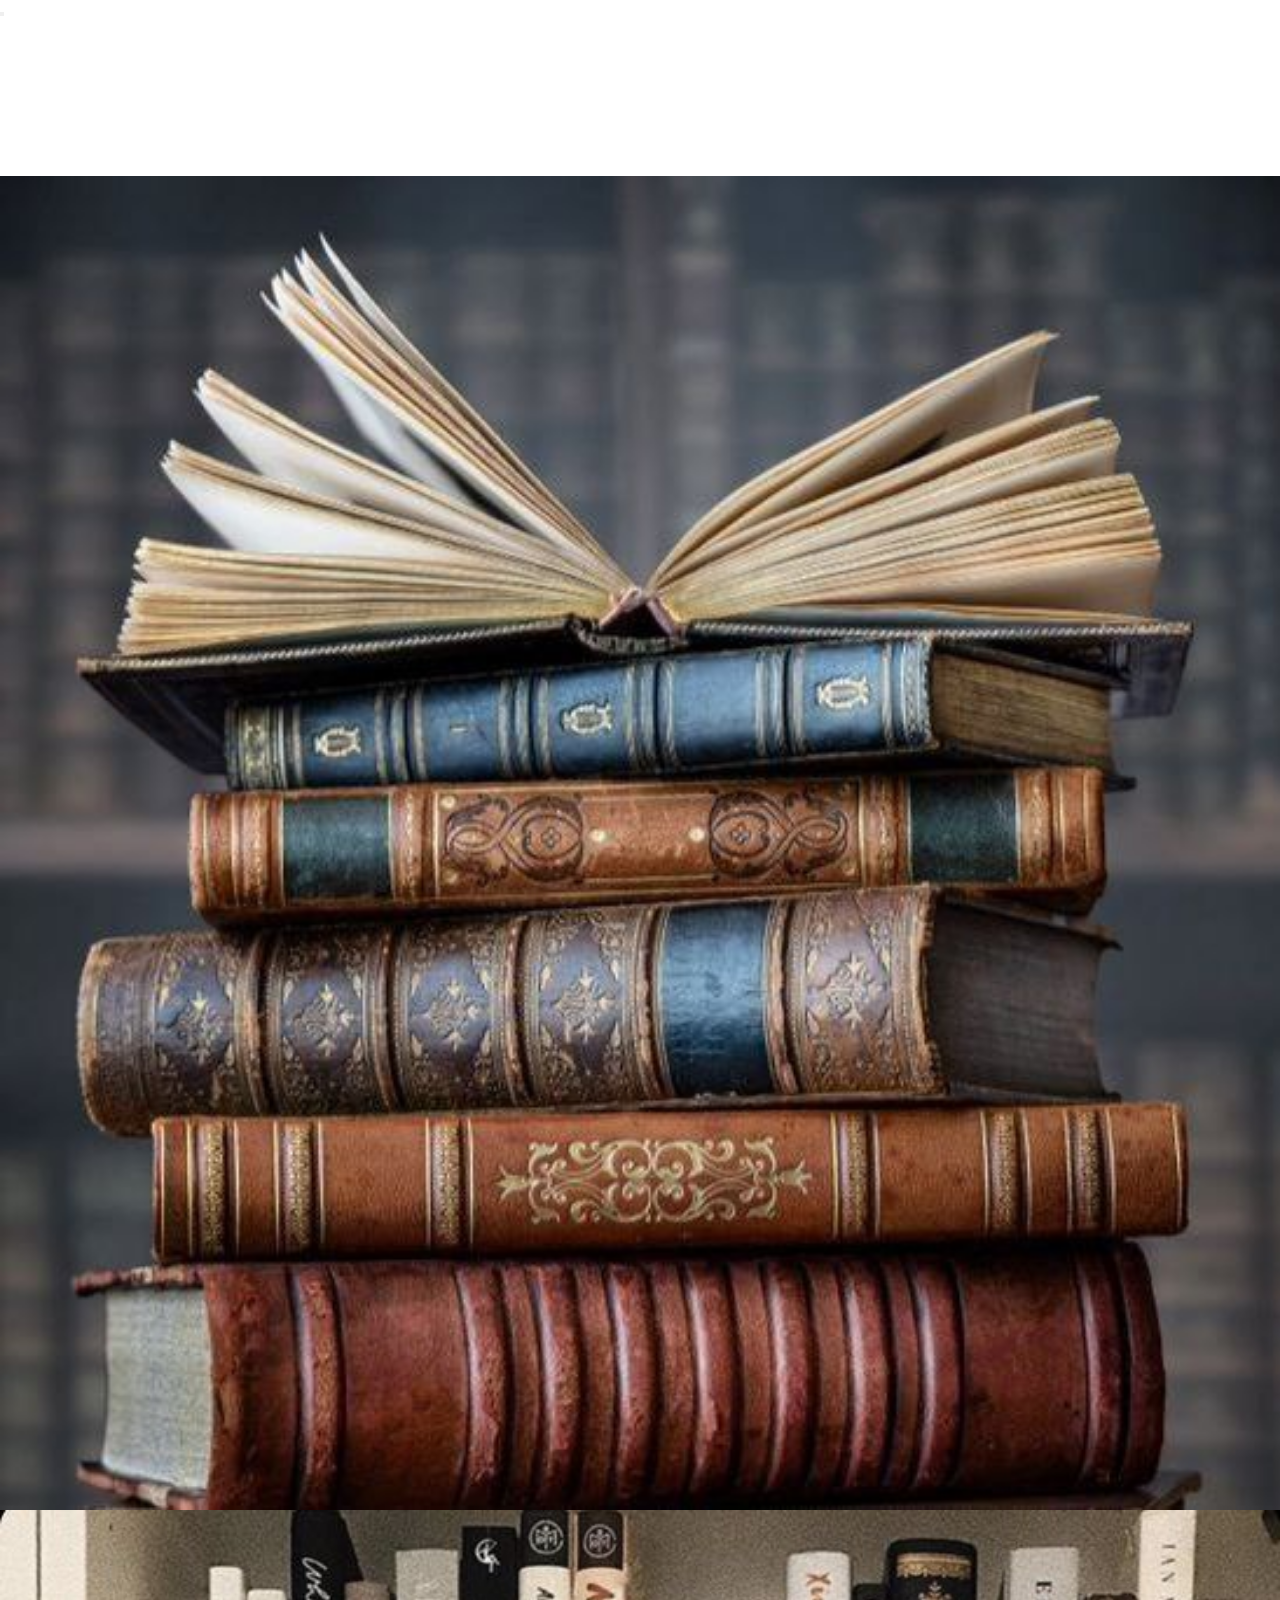
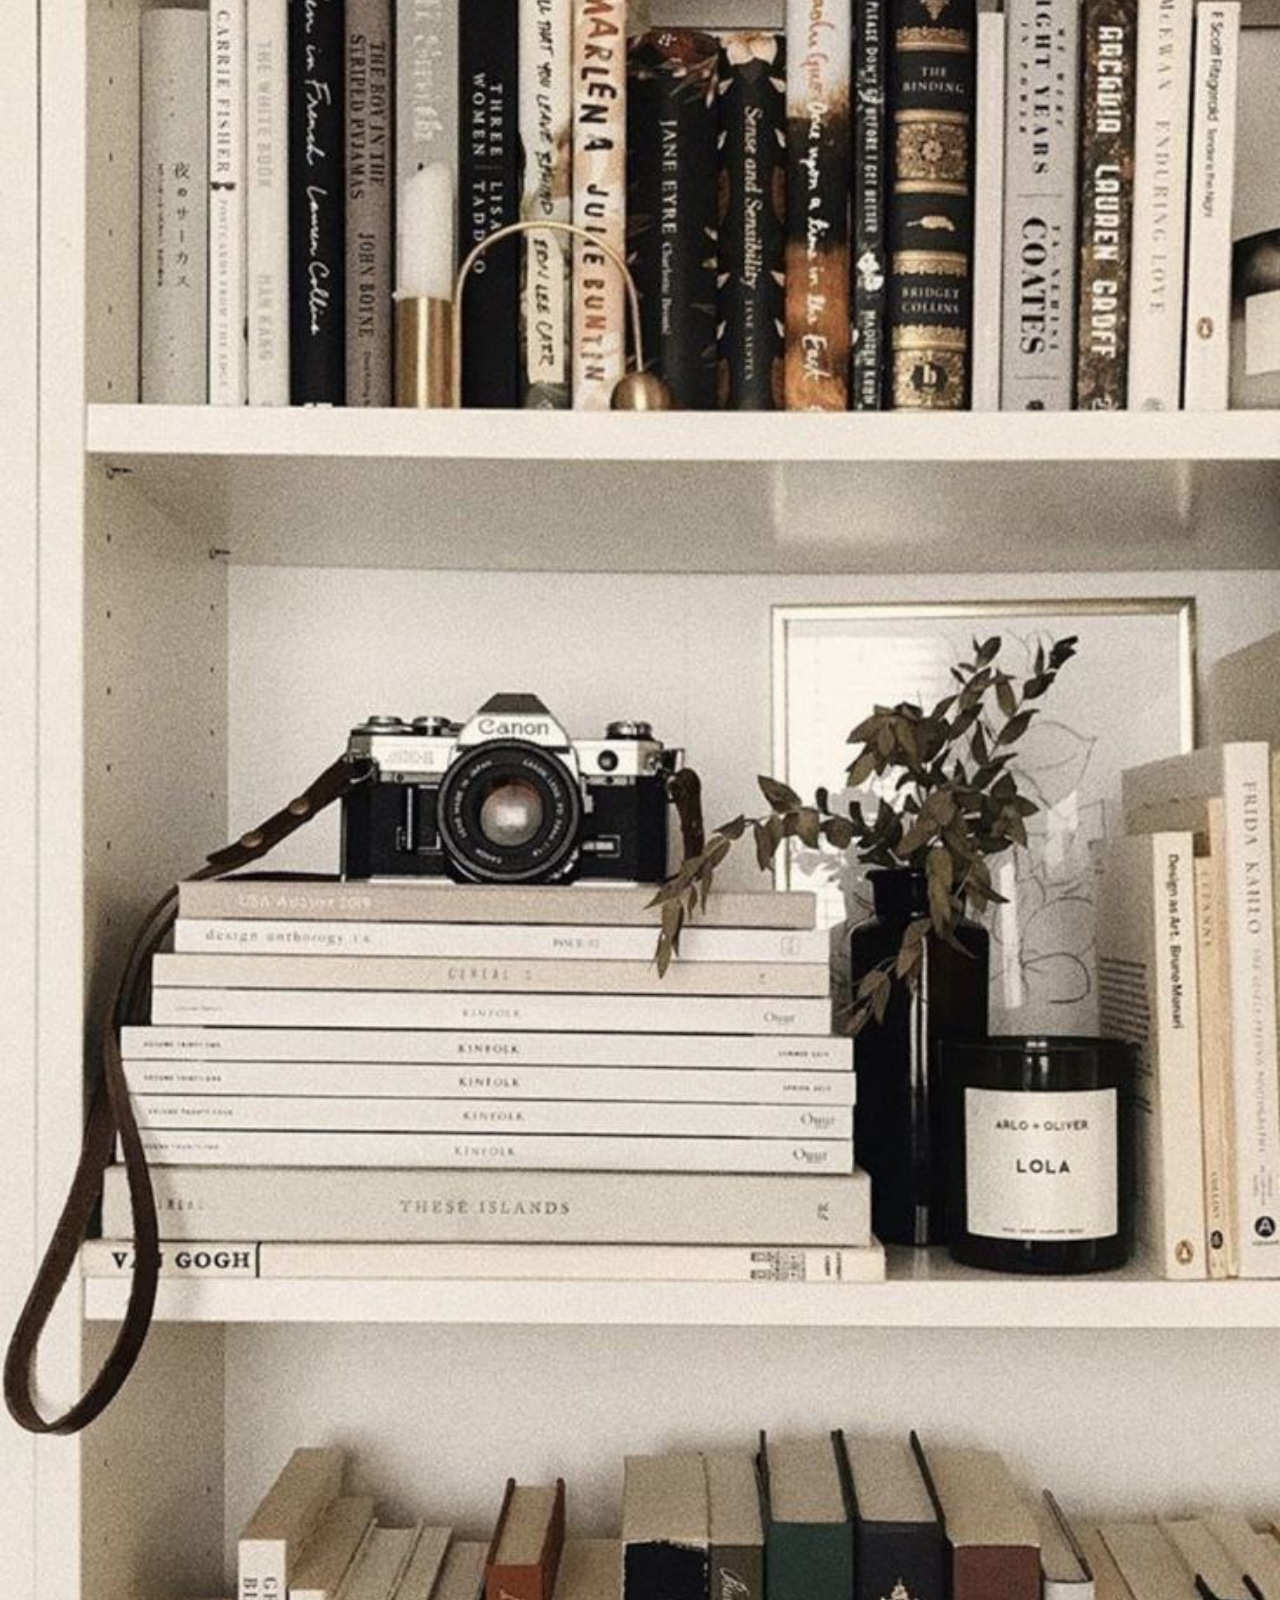
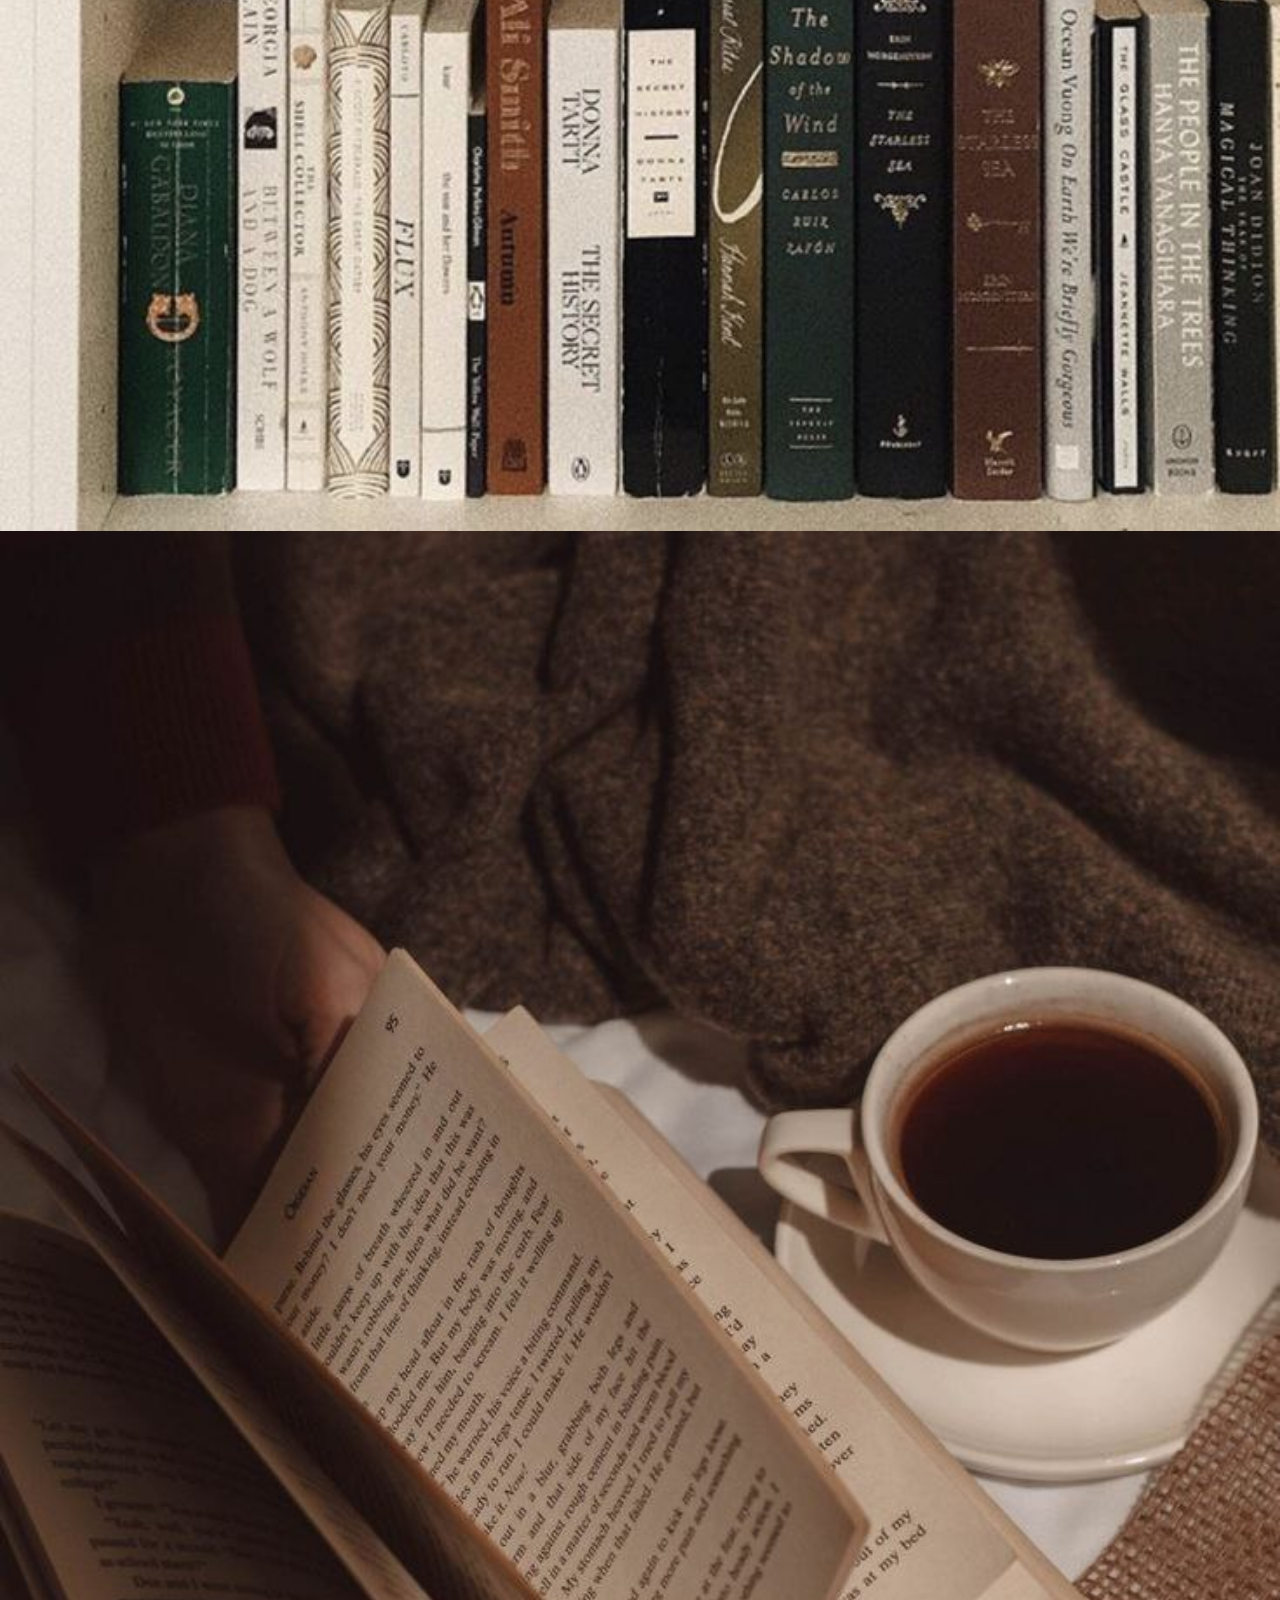
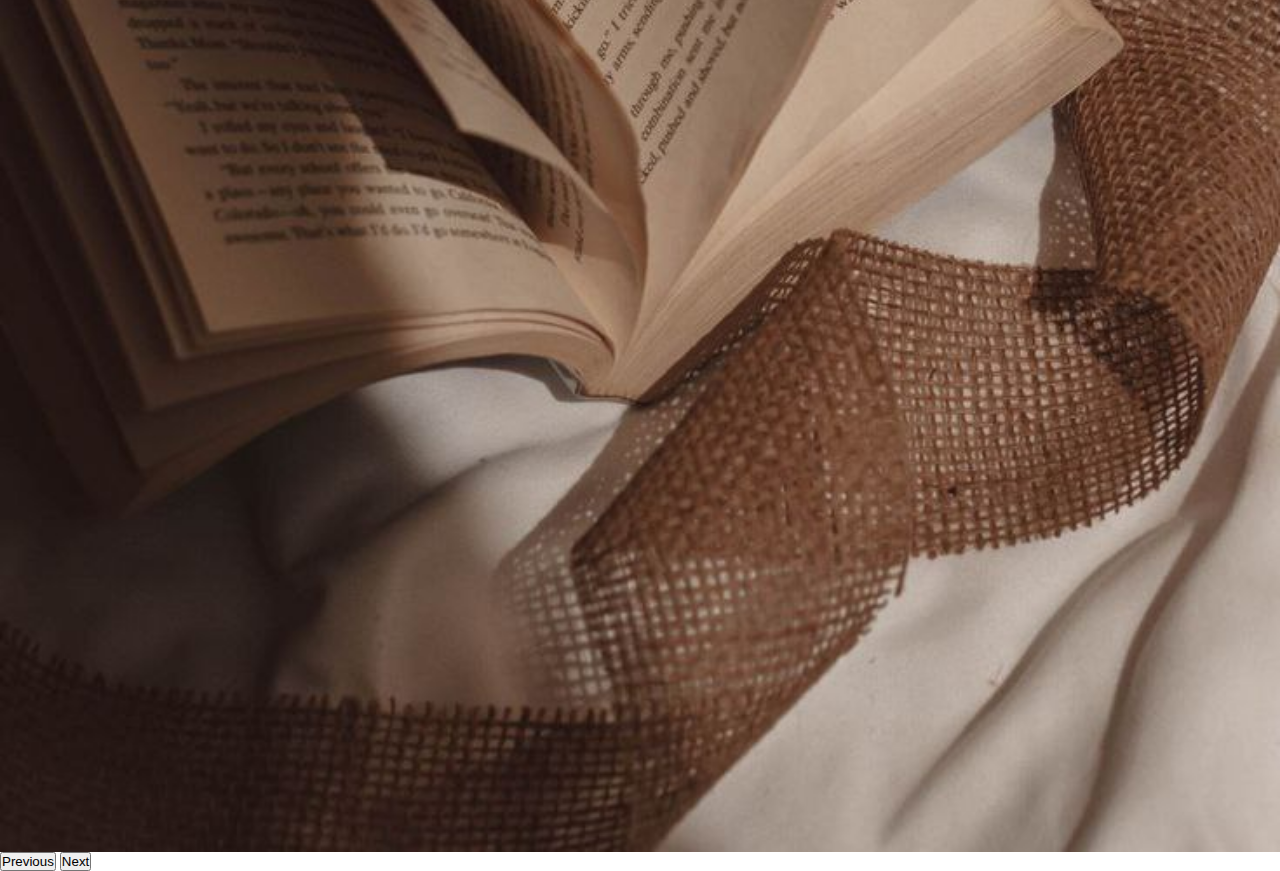
<file: librarywebsite/index.html>
<!DOCTYPE html>
<html lang="en">
<head>
    <meta charset="UTF-8">
    <meta name="viewport" content="width=device-width, initial-scale=1.0">
    <title>Library Website</title>
    <link rel="stylesheet" href="style.css"> 
    <link href="https://cdn.jsdelivr.net/npm/bootstrap@5.3.2/dist/css/bootstrap.min.css" rel="stylesheet" integrity="sha384-T3c6CoIi6uLrA9TneNEoa7RxnatzjcDSCmG1MXxSR1GAsXEV/Dwwykc2MPK8M2HN" crossorigin="anonymous">
    <script src="https://cdn.jsdelivr.net/npm/bootstrap@5.3.2/dist/js/bootstrap.bundle.min.js" integrity="sha384-C6RzsynM9kWDrMNeT87bh95OGNyZPhcTNXj1NW7RuBCsyN/o0jlpcV8Qyq46cDfL" crossorigin="anonymous"></script>

</head>
<body>

<nav class="navbar navbar-expand-lg bg-info">
    <div class="container-fluid">
      <button class="navbar-toggler" type="button" data-bs-toggle="collapse" data-bs-target="#navbarTogglerDemo01" aria-controls="navbarTogglerDemo01" aria-expanded="false" aria-label="Toggle navigation">
        <span class="navbar-toggler-icon"></span>
      </button>
      <div class="collapse navbar-collapse" id="navbarTogglerDemo01">
        <a class="navbar-brand" href="#">Digital Library</a>
        <ul class="navbar-nav ms-auto mb-2 mb-lg-0">
          <li class="nav-item">
            <a class="nav-link active" aria-current="page" href="home.html">Home</a>
          </li>
          <li class="nav-item">
            <a class="nav-link active" aria-current="page" href="books.html">books</a>
          </li>
          <li class="nav-item">
            <a class="nav-link" href="about.html">About Us</a>
          </li>
          <li class="nav-item">
            <a class="nav-link" href="sign up.html">Sign up</a>
          </li>

          <li class="nav-item">
            <a class="nav-link " aria-disabled="true">Contact Us</a>
          </li>
        </ul>
        
      </div>
    </div>
  </nav>
  <!--carousel starts-->

  <div id="carouselExample" class="carousel slide">
    <div class="carousel-inner"  me-auto>
      <div class="carousel-item active">
        <img src="../images/book0img.jpg" class="d-block w-60" alt="...">
         
      </div>
       <div class="carousel-item">
        <img src="../images/book2img.jpg" class="d-block w-60" alt="...">
      </div>
      <div class="carousel-item">
        <img src="../images/book3img.jpg" class="d-block w-40" alt="...">
      </div> 
    </div>
    <button class="carousel-control-prev" type="button" data-bs-target="#carouselExample" data-bs-slide="prev">
      <span class="carousel-control-prev-icon" aria-hidden="true"></span>
      <span class="visually-hidden">Previous</span>
    </button>
    <button class="carousel-control-next" type="button" data-bs-target="#carouselExample" data-bs-slide="next">
      <span class="carousel-control-next-icon" aria-hidden="true"></span>
      <span class="visually-hidden">Next</span>
    </button>
   

</body>
</html>
</file>
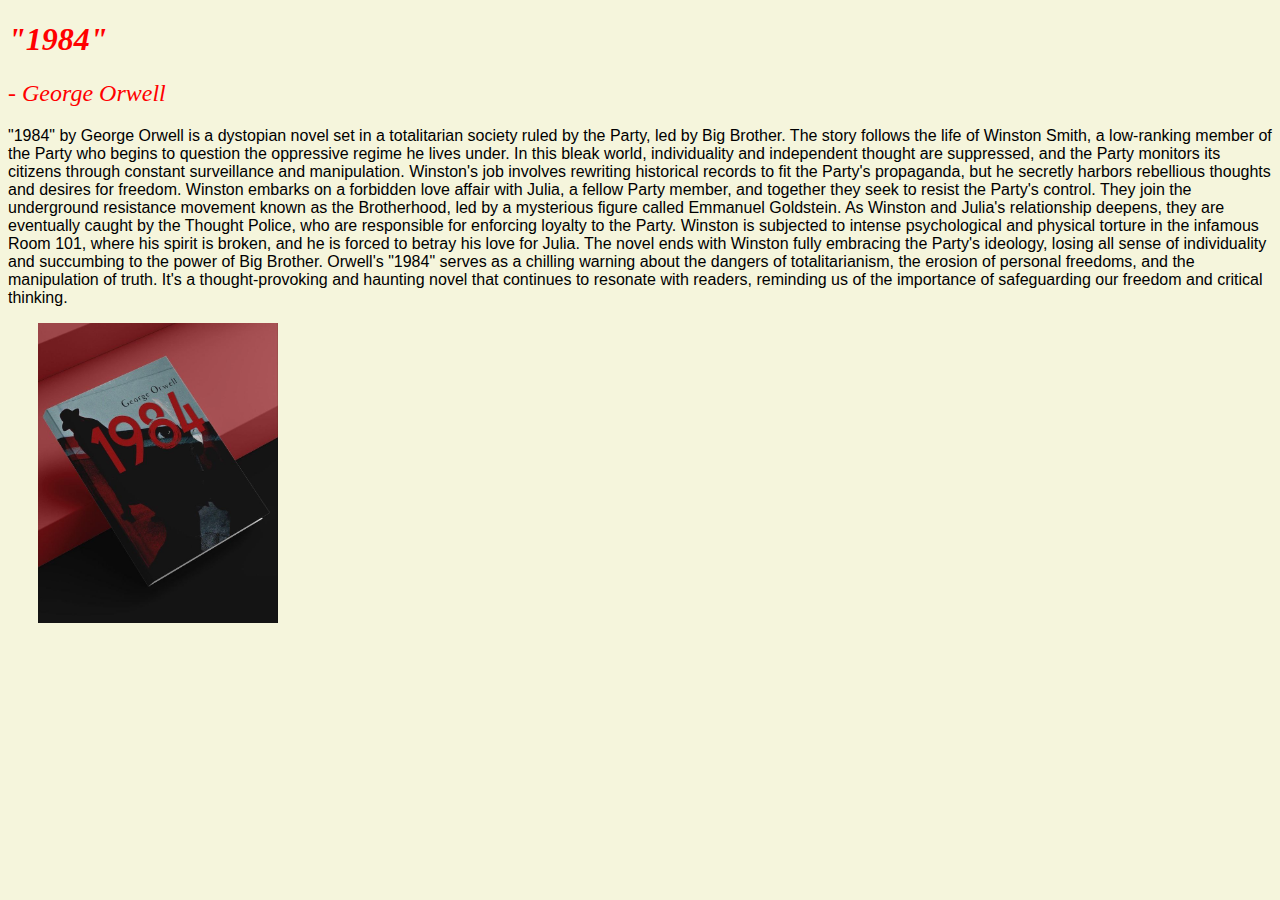
<file: librarywebsite/1984.html>
<!DOCTYPE html>
<html lang="en">
<head>
    <meta charset="UTF-8">
    <meta name="viewport" content="width=device-width, initial-scale=1.0">
    <title>1984</title>
    <link rel="stylesheet" href="1984.css">
</head>
<body>
    <h1>"1984"</h1>
    <h2>- George Orwell</h2>
    <p> "1984" by George Orwell is a dystopian novel set in a totalitarian society ruled by the Party, led by Big Brother. The story follows the life of Winston Smith, a low-ranking member of the Party who begins to question the oppressive regime he lives under.

        In this bleak world, individuality and independent thought are suppressed, and the Party monitors its citizens through constant surveillance and manipulation. Winston's job involves rewriting historical records to fit the Party's propaganda, but he secretly harbors rebellious thoughts and desires for freedom.
        
        Winston embarks on a forbidden love affair with Julia, a fellow Party member, and together they seek to resist the Party's control. They join the underground resistance movement known as the Brotherhood, led by a mysterious figure called Emmanuel Goldstein.
        
        As Winston and Julia's relationship deepens, they are eventually caught by the Thought Police, who are responsible for enforcing loyalty to the Party. Winston is subjected to intense psychological and physical torture in the infamous Room 101, where his spirit is broken, and he is forced to betray his love for Julia.
        
        The novel ends with Winston fully embracing the Party's ideology, losing all sense of individuality and succumbing to the power of Big Brother. Orwell's "1984" serves as a chilling warning about the dangers of totalitarianism, the erosion of personal freedoms, and the manipulation of truth.
        
        It's a thought-provoking and haunting novel that continues to resonate with readers, reminding us of the importance of safeguarding our freedom and critical thinking. 
    </p>
        <div class="book-1984">
            <img src="..//images/1984 img.jpg">

        </div>
</body>
</html>
</file>
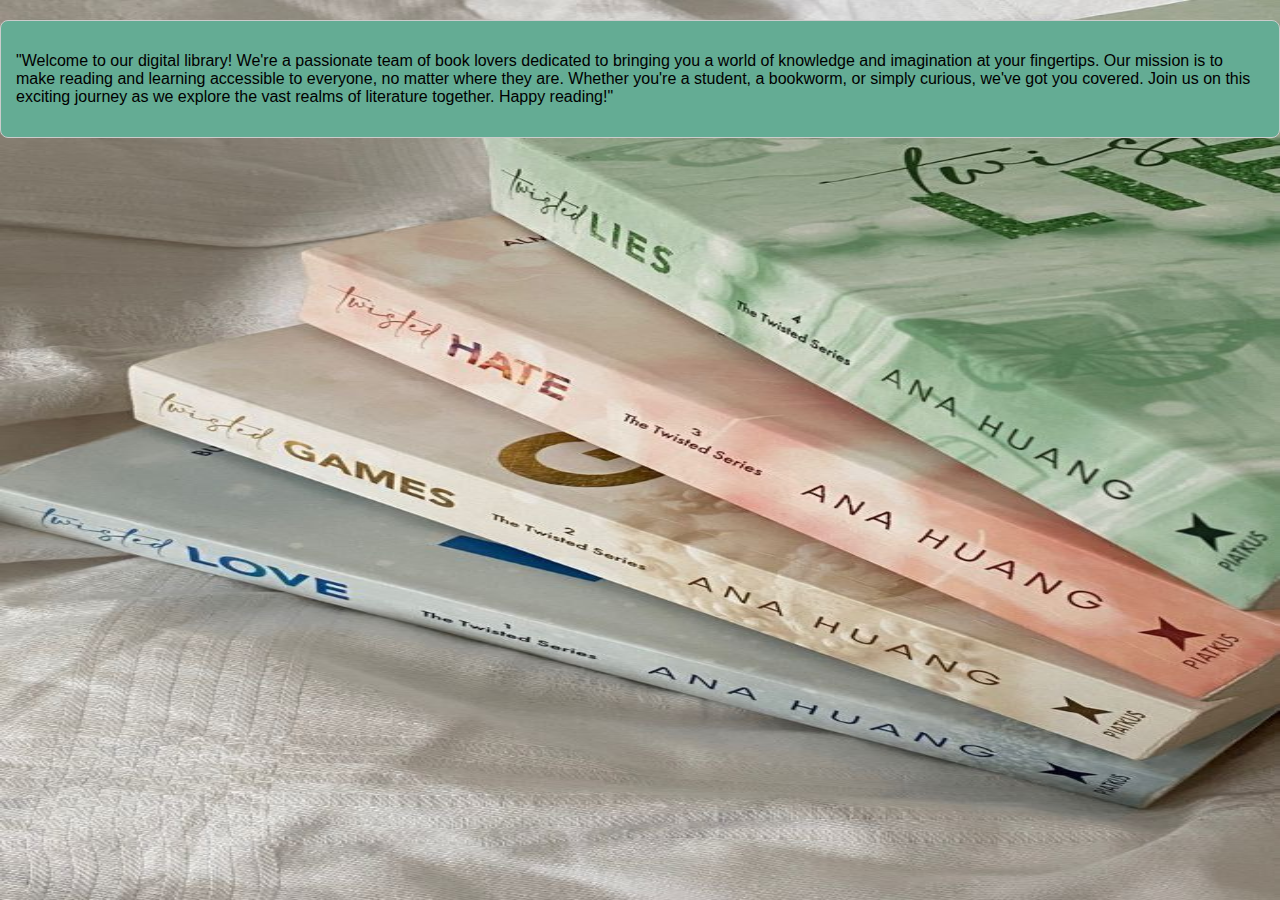
<file: librarywebsite/about.html>
<!DOCTYPE html>
<html lang="en">
<head>
    <meta charset="UTF-8">
    <meta name="viewport" content="width=device-width, initial-scale=1.0">
    <title>About Us</title>
    <link rel="stylesheet" href="pride.css">
</head>
<body class="about">
    <div class="note-container">
    <p>
        "Welcome to our digital library! We're a passionate team of book lovers dedicated to bringing you a world of knowledge and imagination at your fingertips. Our mission is to make reading and learning accessible to everyone, no matter where they are. Whether you're a student, a bookworm, or simply curious, we've got you covered. Join us on this exciting journey as we explore the vast realms of literature together. Happy reading!"

    </p>
</div>
</body>
</html>
</file>
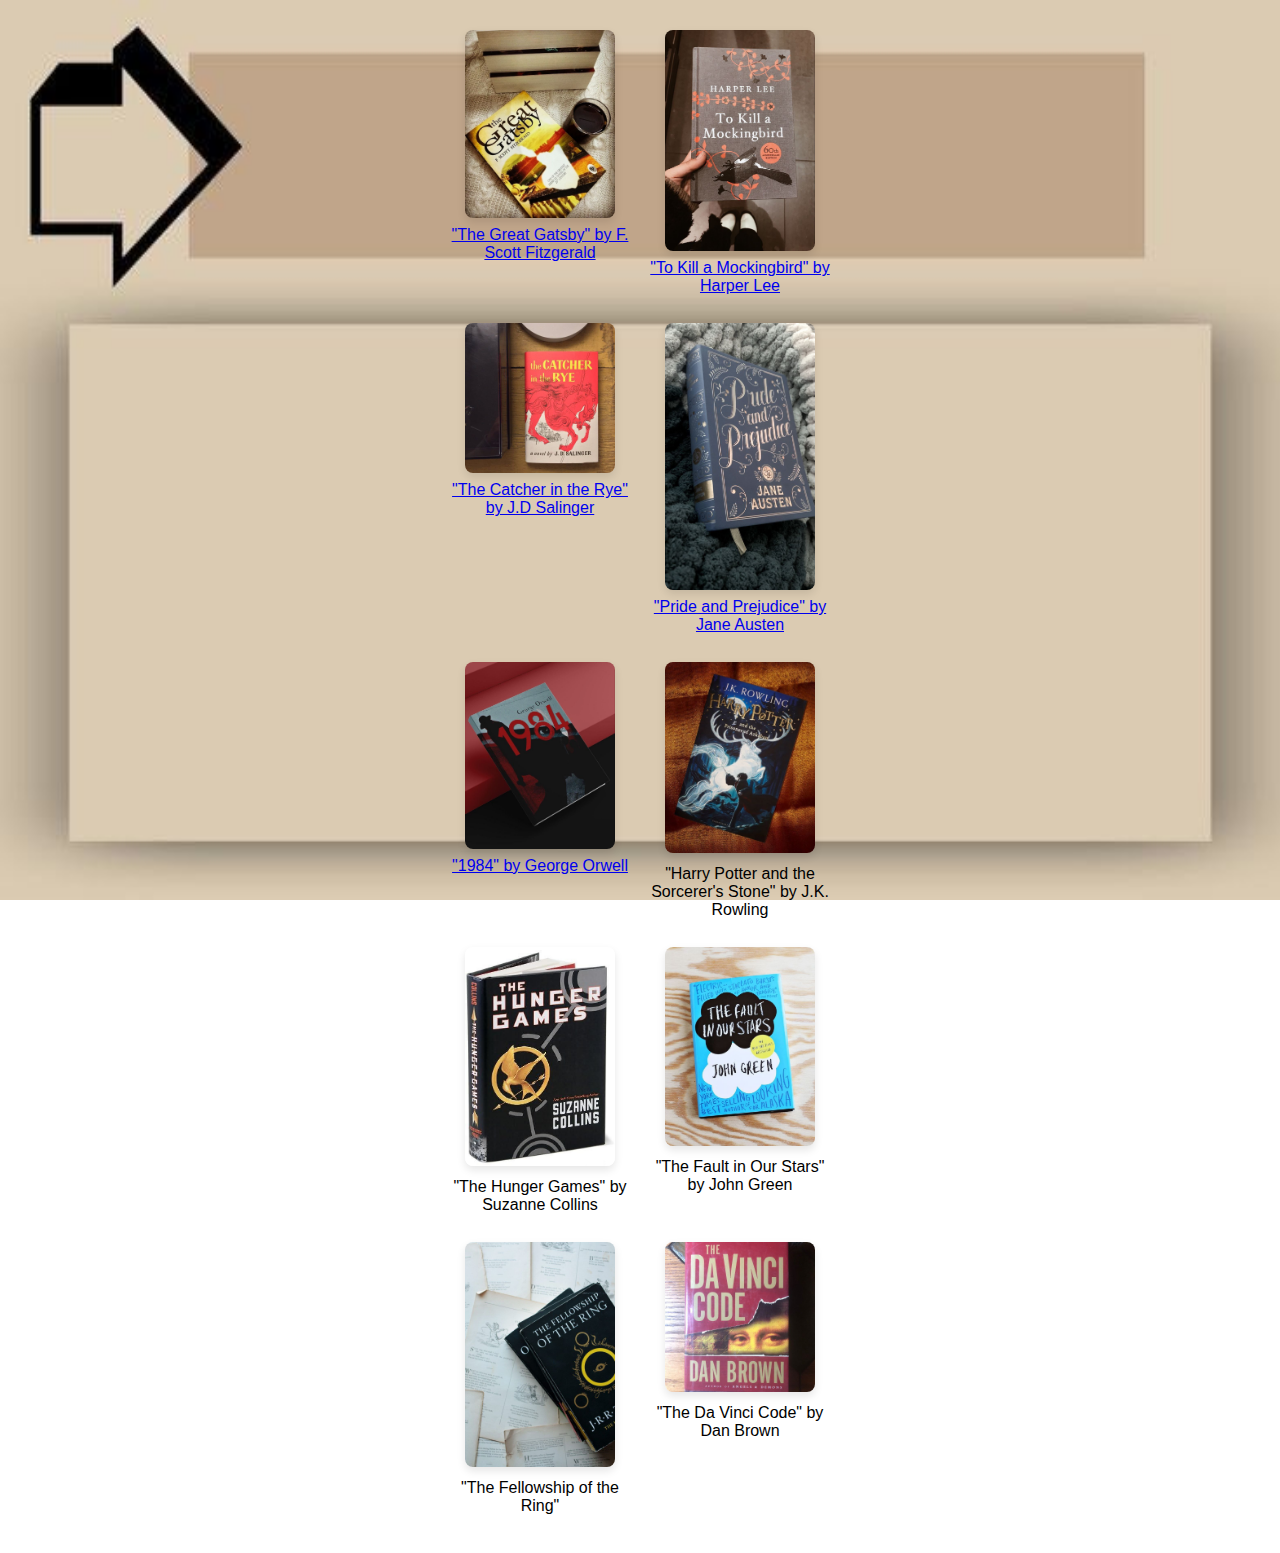
<file: librarywebsite/books.html>
<!DOCTYPE html>
<html lang="en">
<head>
    <meta charset="UTF-8">
    <meta name="viewport" content="width=device-width, initial-scale=1.0">
    <title>Book Collection</title>
    <link rel="stylesheet" href="style.css">
    <style>
        body {
            font-family: Arial, sans-serif;
            text-align: center;
        }

        .book-list {
            list-style: none;
            padding: 0;
            display: flex;
            flex-wrap: wrap;
            justify-content: center;
        }

        .book-item {
            width: 200px;
            margin: 10px;
            text-align: center;
        }

        .book-item img {
            max-width: 100%;
            height: auto;
            border-radius: 8px; 
            box-shadow: 0 4px 8px rgba(0, 0, 0, 0.1);
        }

        .book-item p {
            margin: 8px 0;
        }
    </style>
</head>
<body class="books">
    <ul class="book-list">
        <li class="book-item">
            <a href="great-gatsby.html">
                <img src="../images/great gatsby img.jpg" alt="The Great Gatsby">
                <p>"The Great Gatsby" by F. Scott Fitzgerald</p>
            </a>
        </li>
        <li class="book-item">
            <a href="mocking-bird.html">
                <img src="../images/mocking bird img.jpg" alt="To Kill a Mockingbird">
                <p>"To Kill a Mockingbird" by Harper Lee</p>
            </a>
        </li>
        <li class="book-item">
            <a href="catcher-ray.html">
                <img src="../images/catcher rye img.jpg" alt="Catcher in the rye">
                <p>"The Catcher in the Rye" by J.D Salinger</p>
            </a>
        </li>
        <li class="book-item">
            <a href="pride-prejudice.html">
                <img src="../images/pride and prejudice img.jpg" alt="Pride and Prejudice">
                <p>"Pride and Prejudice" by Jane Austen</p>
            </a>
        </li>
        <li class="book-item">
            <a href="1984.html">
                <img src="../images/1984 img.jpg" alt="1984">
                <p>"1984" by  George Orwell</p>
            </a>
        </li>
        <li class="book-item">
           
                <img src="..//images/harryimg.jpg" alt="harry potter">
                <p>"Harry Potter and the Sorcerer's Stone" by J.K. Rowling</p>
            </a>
        </li>
        <li class="book-item">
            
                <img src="..//images/hunger.img.jpg" alt="hunger">
                <p>"The Hunger Games" by Suzanne Collins</p>
            </a>
        </li>
        <li class="book-item">
            
                <img src="..//images/the faultimg.jpg" alt="fault">
                <p>"The Fault in Our Stars" by John Green</p>
            </a>
        </li>
        <li class="book-item">
            
                <img src="..//images/fellow,img.jpg" alt="fellow">
                <p>"The Fellowship of the Ring"</p>
            </a>
        </li>

        <li class="book-item">
                <img src="../images/da-vinchiimg.jpg" alt="da vinchi">
                <p>"The Da Vinci Code" by Dan Brown</p>
            </a>
        </li>
    </ul>
</body>
</html>
</file>
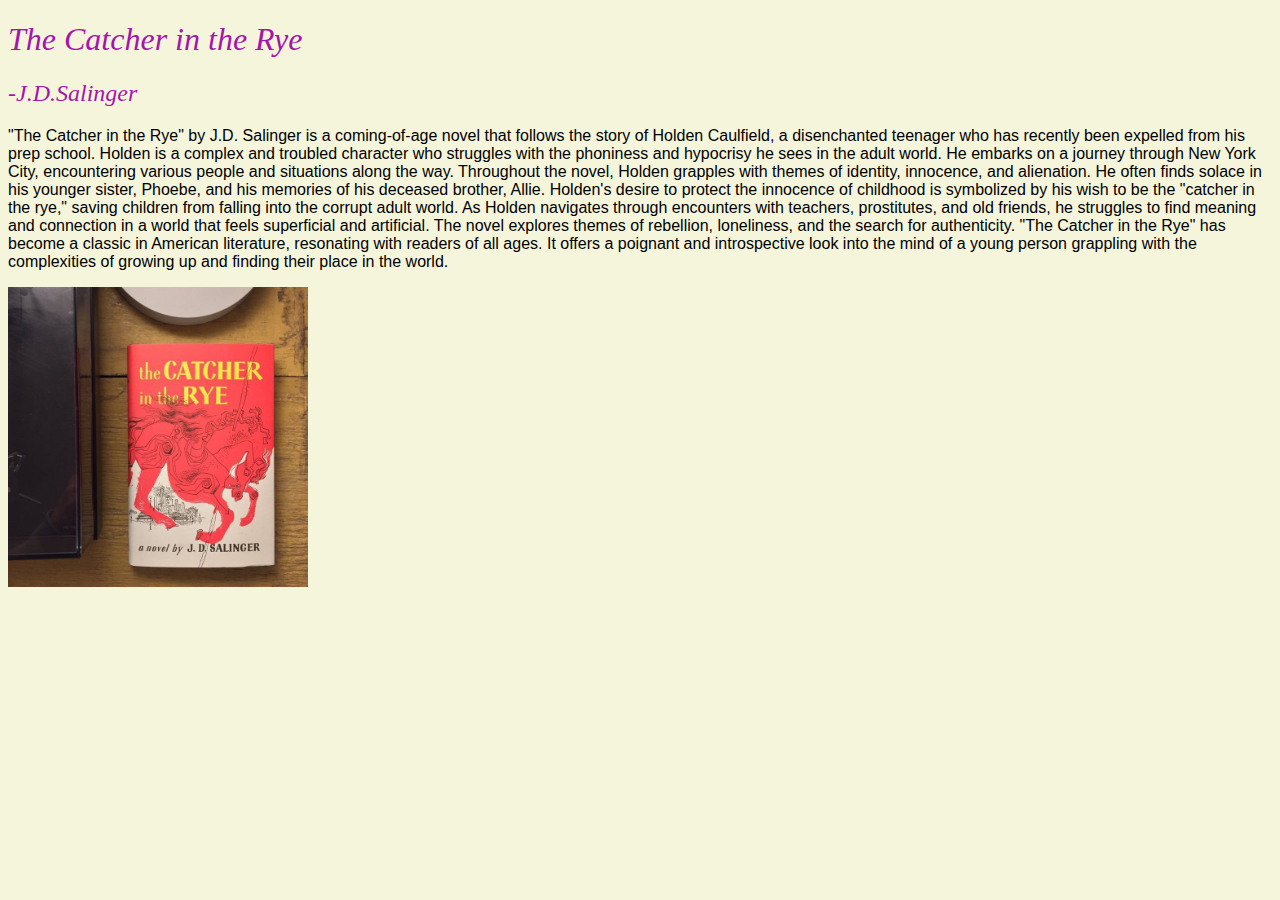
<file: librarywebsite/catcher-ray.html>
<!DOCTYPE html>
<html lang="en">
<head>
    <meta charset="UTF-8">
    <meta name="viewport" content="width=device-width, initial-scale=1.0">
    <title>catcher in the rye</title>
    <link rel="stylesheet" href="catcher.css">
</head>
<body>
    <h1>The Catcher in the Rye</h1>
    <h2>-J.D.Salinger</h2>
    <p>
        "The Catcher in the Rye" by J.D. Salinger is a coming-of-age novel that follows the story of Holden Caulfield, a disenchanted teenager who has recently been expelled from his prep school.

        Holden is a complex and troubled character who struggles with the phoniness and hypocrisy he sees in the adult world. He embarks on a journey through New York City, encountering various people and situations along the way.
        
        Throughout the novel, Holden grapples with themes of identity, innocence, and alienation. He often finds solace in his younger sister, Phoebe, and his memories of his deceased brother, Allie. Holden's desire to protect the innocence of childhood is symbolized by his wish to be the "catcher in the rye," saving children from falling into the corrupt adult world.
        
        As Holden navigates through encounters with teachers, prostitutes, and old friends, he struggles to find meaning and connection in a world that feels superficial and artificial. The novel explores themes of rebellion, loneliness, and the search for authenticity.
        
        "The Catcher in the Rye" has become a classic in American literature, resonating with readers of all ages. It offers a poignant and introspective look into the mind of a young person grappling with the complexities of growing up and finding their place in the world.
          
    </p>
    <div class="book-catcher">
    <img src="../images/catcher rye img.jpg">
</div>
</body>
</html>
</file>
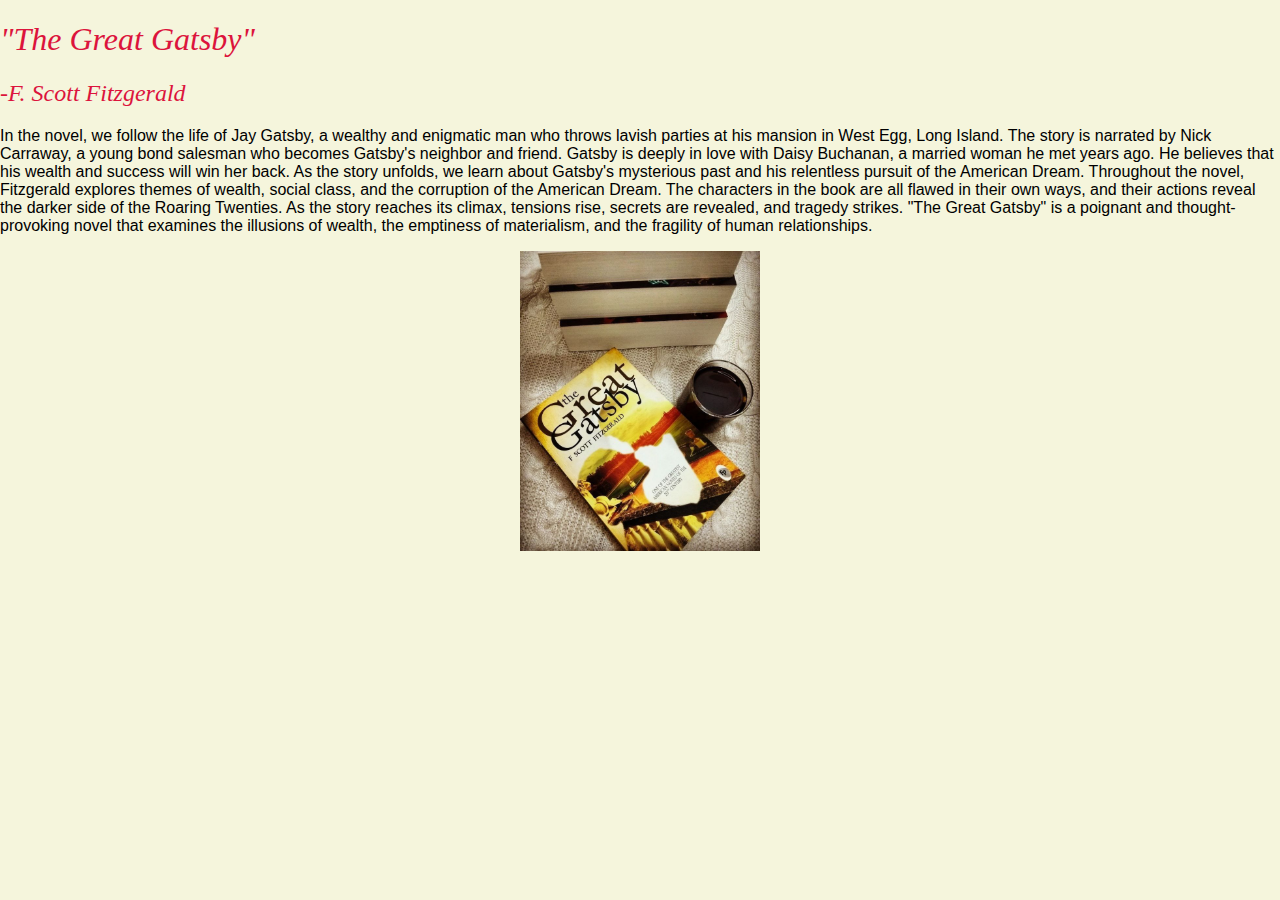
<file: librarywebsite/great-gatsby.html>
<!DOCTYPE html>
<html lang="en">
<head>
    <meta charset="UTF-8">
    <meta name="viewport" content="width=device-width, initial-scale=1.0">
    <title>The Great Gatsby</title>
    <link rel="stylesheet" href="great.css">
</head>
<body class="great">
    <h1>"The Great Gatsby"  </h1>
     <h2>-F. Scott Fitzgerald</h2>
    <p >
        In the novel, we follow the life of Jay Gatsby, a wealthy and enigmatic man who throws lavish parties at his mansion in West Egg, Long Island. The story is narrated by Nick Carraway, a young bond salesman who becomes Gatsby's neighbor and friend.

Gatsby is deeply in love with Daisy Buchanan, a married woman he met years ago. He believes that his wealth and success will win her back. As the story unfolds, we learn about Gatsby's mysterious past and his relentless pursuit of the American Dream.

Throughout the novel, Fitzgerald explores themes of wealth, social class, and the corruption of the American Dream. The characters in the book are all flawed in their own ways, and their actions reveal the darker side of the Roaring Twenties.

As the story reaches its climax, tensions rise, secrets are revealed, and tragedy strikes. "The Great Gatsby" is a poignant and thought-provoking novel that examines the illusions of wealth, the emptiness of materialism, and the fragility of human relationships.




    </p>
    <div class="book-great">
        <img src="..//images/great gatsby img.jpg">
    </div>
</body>
</html>
</file>
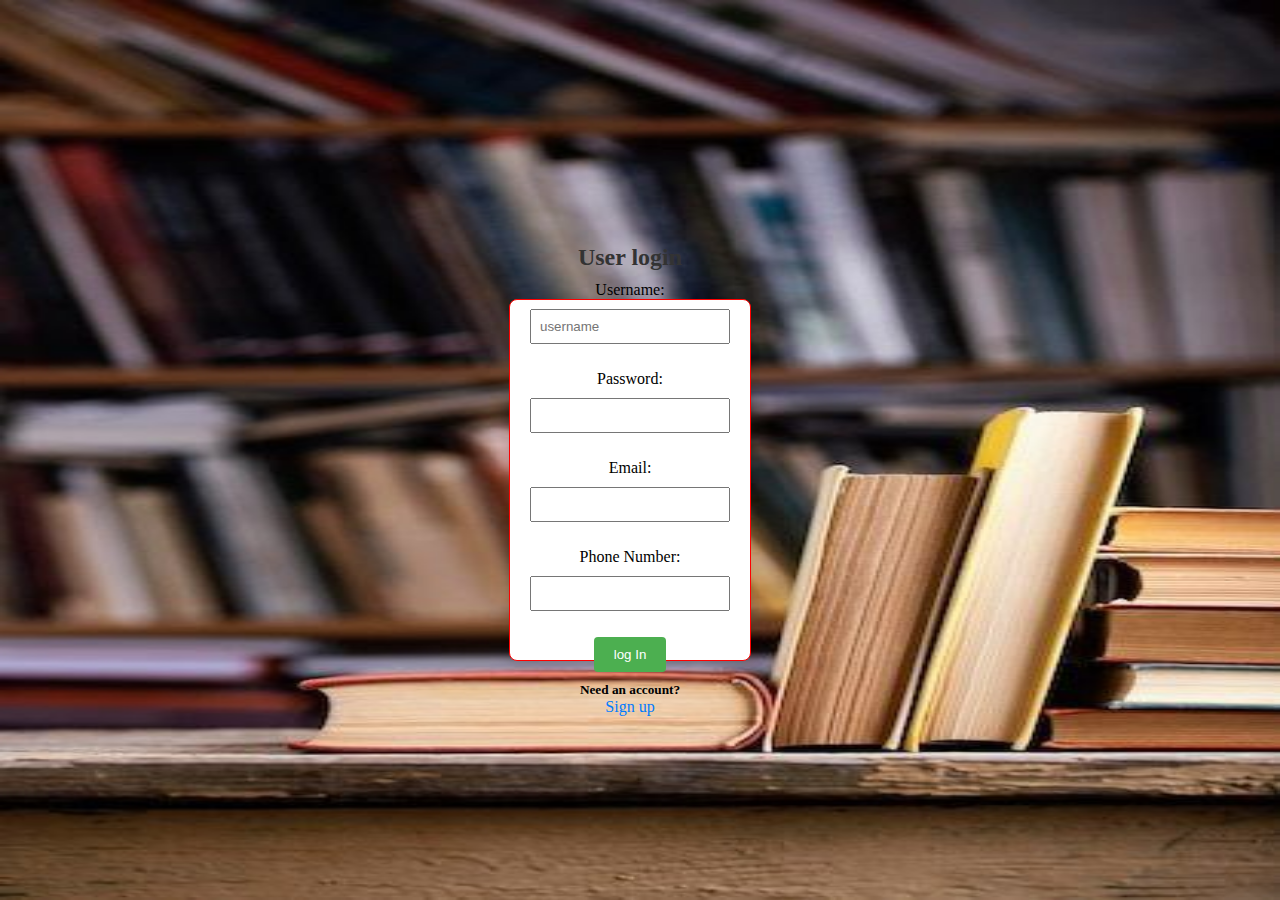
<file: librarywebsite/home.html>
<!DOCTYPE html>
<html lang="en">
<head>
    <meta charset="UTF-8">
    <meta name="viewport" content="width=device-width, initial-scale=1.0">
    <title>MY BOOK</title>
    <link rel="stylesheet" href="style.css">
</head>
<body class="home">
     <!--login form starts here-->
 <form action="">  
    <div class="login">
       <h2>User login</h2>
       <label for="username">Username:</label>
    
     <input type="text"  id="username" placeholder="username">
      

      <label for="password">Password:</label>
      <input type="password" id="password" name="password" oninput="checkPasswordStrength()" required>
      <div id="passwordStrength"></div> 
      <span id="errpwd"></span>

      <label for="email">Email:</label>
            <input type="email" id="email" name="email" required>
            <span id="err1"></span>

      <label for="phoneNumber">Phone Number:</label>
            <input type="text" id="phoneNumber" name="phoneNumber" required>
            <span id="err2"></span>


    <button type="button" onclick="validateLoginForm()">log In</button>
    
      <h5>Need an account?</h5>
     <a href="sign up.html">Sign up</a>



    </form>
   </div>
   <script src="basicvalidation.js"></script>
</body>
</html>
</file>
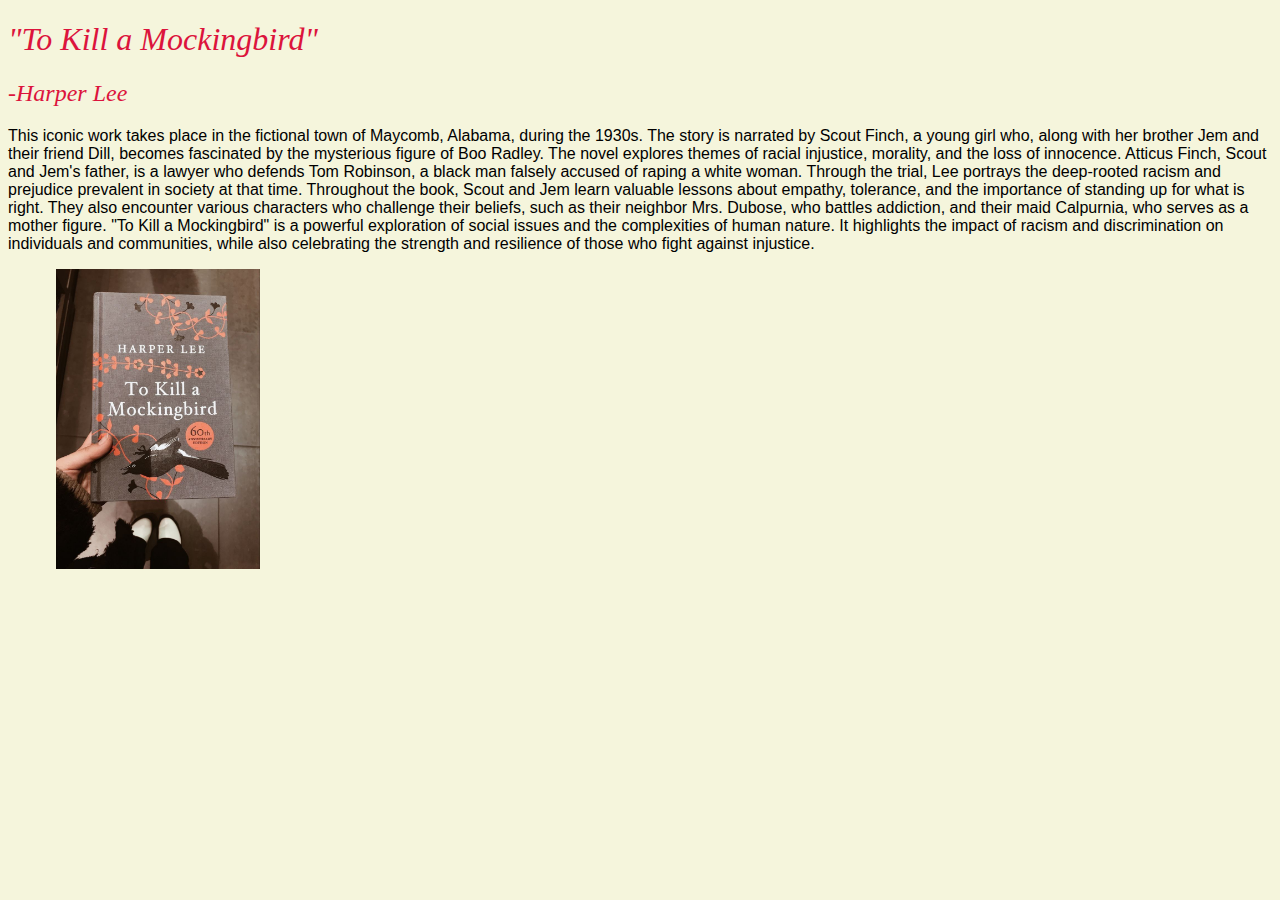
<file: librarywebsite/mocking-bird.html>
<!DOCTYPE html>
<html lang="en">
<head>
    <meta charset="UTF-8">
    <meta name="viewport" content="width=device-width, initial-scale=1.0">
    <title>To Kill a Mockingbird</title>
    <link rel="stylesheet" href="mocking.css">
</head>
<body>
    <h1>"To Kill a Mockingbird"</h1>
    <h2>-Harper Lee</h2>
    <p>
    This iconic work takes place in the fictional town of Maycomb, Alabama, during the 1930s. The story is narrated by Scout Finch, a young girl who, along with her brother Jem and their friend Dill, becomes fascinated by the mysterious figure of Boo Radley.

        The novel explores themes of racial injustice, morality, and the loss of innocence. Atticus Finch, Scout and Jem's father, is a lawyer who defends Tom Robinson, a black man falsely accused of raping a white woman. Through the trial, Lee portrays the deep-rooted racism and prejudice prevalent in society at that time.
        
        Throughout the book, Scout and Jem learn valuable lessons about empathy, tolerance, and the importance of standing up for what is right. They also encounter various characters who challenge their beliefs, such as their neighbor Mrs. Dubose, who battles addiction, and their maid Calpurnia, who serves as a mother figure.
        
        "To Kill a Mockingbird" is a powerful exploration of social issues and the complexities of human nature. It highlights the impact of racism and discrimination on individuals and communities, while also celebrating the strength and resilience of those who fight against injustice.
    </p>
    <div class="book-bird">
    <img src="..//images/mocking bird img.jpg">
</div> 
</body>
</html>
</file>
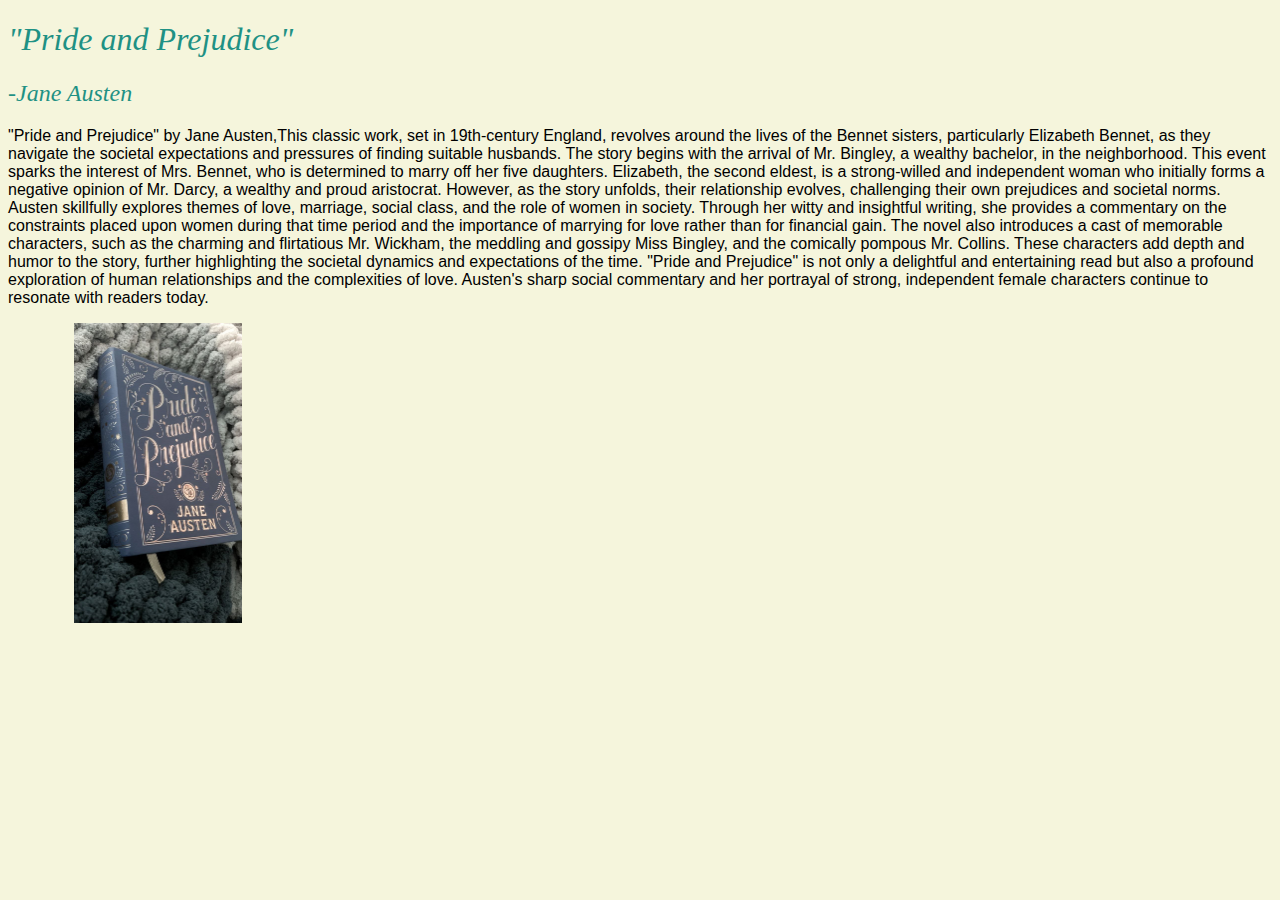
<file: librarywebsite/pride-prejudice.html>
<!DOCTYPE html>
<html lang="en">
<head>
    <meta charset="UTF-8">
    <meta name="viewport" content="width=device-width, initial-scale=1.0">
    <title>pride and prejudice</title>
    <link rel="stylesheet" href="pride.css">
</head>
<body>
    <h1>"Pride and Prejudice"   </h1>
    <h2>-Jane Austen</h2>
    <p>
         "Pride and Prejudice" by Jane Austen,This classic work, set in 19th-century England, revolves around the lives of the Bennet sisters, particularly Elizabeth Bennet, as they navigate the societal expectations and pressures of finding suitable husbands.

        The story begins with the arrival of Mr. Bingley, a wealthy bachelor, in the neighborhood. This event sparks the interest of Mrs. Bennet, who is determined to marry off her five daughters. Elizabeth, the second eldest, is a strong-willed and independent woman who initially forms a negative opinion of Mr. Darcy, a wealthy and proud aristocrat. However, as the story unfolds, their relationship evolves, challenging their own prejudices and societal norms.
        
        Austen skillfully explores themes of love, marriage, social class, and the role of women in society. Through her witty and insightful writing, she provides a commentary on the constraints placed upon women during that time period and the importance of marrying for love rather than for financial gain.
        
        The novel also introduces a cast of memorable characters, such as the charming and flirtatious Mr. Wickham, the meddling and gossipy Miss Bingley, and the comically pompous Mr. Collins. These characters add depth and humor to the story, further highlighting the societal dynamics and expectations of the time.
        
        "Pride and Prejudice" is not only a delightful and entertaining read but also a profound exploration of human relationships and the complexities of love. Austen's sharp social commentary and her portrayal of strong, independent female characters continue to resonate with readers today.
 
    </p>
    <div class="book-pride">
        <img src="..//images/pride and prejudice img.jpg">
    </div>
</body>
</html>
</file>
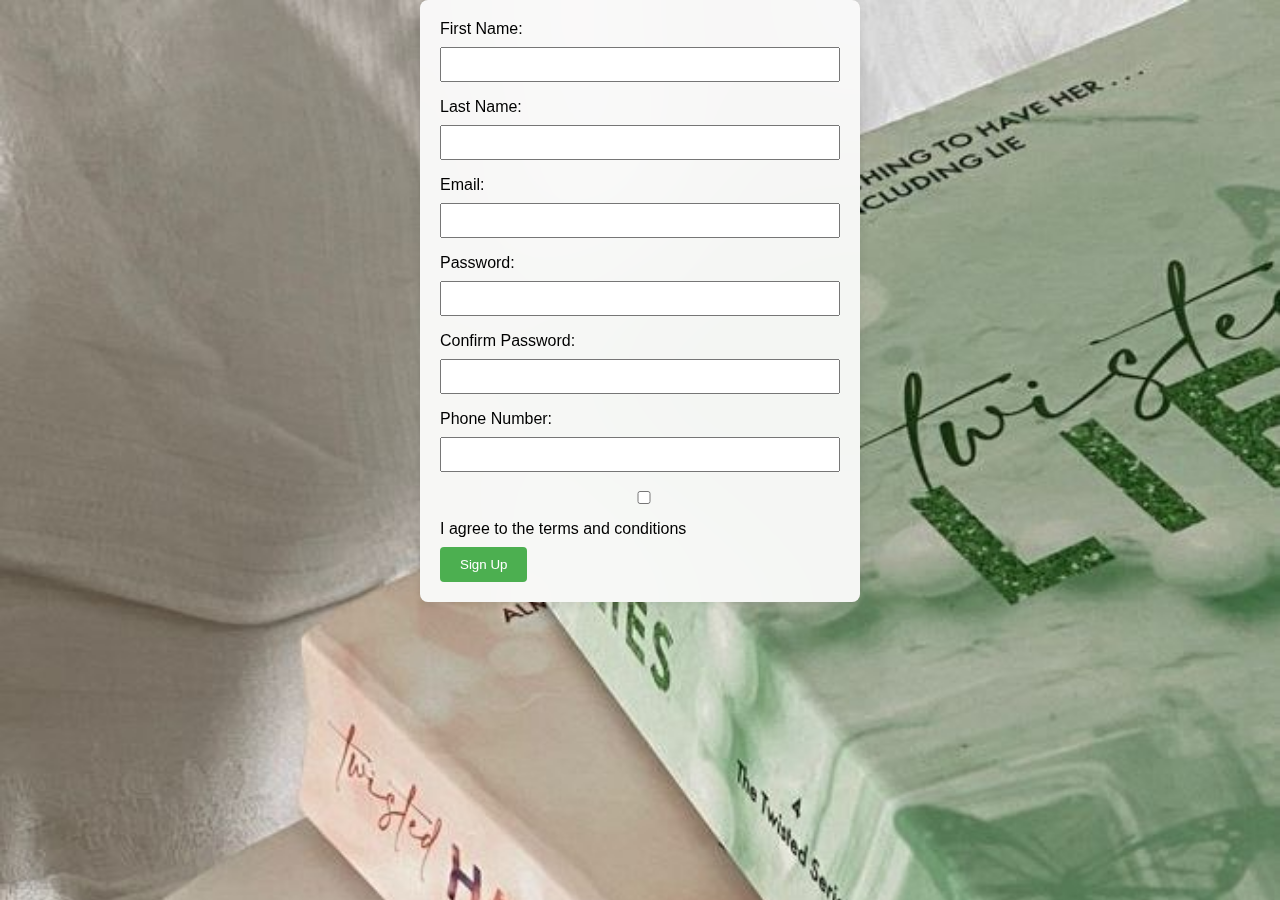
<file: librarywebsite/sign up.html>
<!DOCTYPE html>
<html lang="en">
<head>
    <meta charset="UTF-8">
    <meta name="viewport" content="width=device-width, initial-scale=1.0">
    <title>sign up</title>
    <link rel="stylesheet" href="great.css">

  </head>
  <body>
    <div class="page-container">
        <form id="signupForm" class="custom-form">
            <label for="firstName">First Name:</label>
            <input type="text" id="firstName" name="firstName" required>

            <label for="lastName">Last Name:</label>
            <input type="text" id="lastName" name="lastName" required>

            <label for="email">Email:</label>
            <input type="email" id="email" name="email" required>
            <span id="err1"></span>

            <label for="password">Password:</label>
            <input type="password" id="password" name="password" oninput="checkPasswordStrength()" required>
            <div id="passwordStrength"></div> 
            <span id="errpwd"></span>

            <label for="confirmPassword">Confirm Password:</label>
            <input type="password" id="confirmPassword" name="confirmPassword" required>
            <span id="errpwd"></span>

            
            <label for="phoneNumber">Phone Number:</label>
            <input type="text" id="phoneNumber" name="phoneNumber" required>
            <span id="err2"></span>

            <label>
                <input type="checkbox" id="agree" name="agree" required>
                I agree to the terms and conditions
            </label>

            <button type="button" onclick="validateSignupForm()">Sign Up</button>
      
         
      </form>
    </div>
</body>

  </html>
  
     <script src="basicvalidation.js"></script>
</body>
</html>
</file>
<file: librarywebsite/style.css>
*{
    margin: 0;
    padding: 0;
}

nav{
   
    margin: right 50px; 
    margin-top: 0px;
}
nav a.home{
    float: left;
}
nav a{
    text-decoration: none;
    color: white;
    font-family: 'Trebuchet MS', 'Lucida Sans Unicode', 'Lucida Grande', 'Lucida Sans', Arial, sans-serif;
    border: 1px solid white;
    padding: 8px;
    margin: 5px;
}
nav a:hover{
    background-color: teal;
    color:rgb(192, 27, 27);
}
.login{
    border: 1px solid red;
    justify-content: center; 
    align-items: center; 
    background-color: beige;
    margin-top: 60px;
    margin-right: 20px;
    padding: 30px;
    height: 20em;
    width: 200px;
}
.login h2{
text-align: center;
}
#btn{
    width: 100%;
    background-color: dodgerblue;
    border: none;
    height: 1.5em;
    color:white;
} 

     ol {
        list-style-type: decimal; 
        font-family: 'Arial', sans-serif; 
        font-size: 16px; 
        color: #ded1d1; 
        margin-left: 20px;
        margin-top: 30px; 
        justify-content: center;
        padding: 20px;
    }

    
    li {
        margin-bottom: 10px; 
    }
.background-image{
  margin-top: 50%;
  margin-bottom: 50%; 
  height: 200px;
}
body.home{
    
    margin: 0%;
}
body.home {
        background-image: url(/images/booktable\ img.jpg);
        background-size: 100% 100vh;
        background-repeat: no-repeat;
        background-color: #f4f4f4;
        margin: 0;
        padding: 0;
        display: flex;
        align-items: center;
        justify-content: center;
        height: 100vh;
    }

    .login {
        background-color: #fff;
        padding: 20px;
        border-radius: 8px;
        box-shadow: 0 0 10px rgba(0, 0, 0, 0.1);
        text-align: center;
        display: flex;
        flex-direction: column;
        align-items: center;
    }

    .login h2 {
        color: #333;
    }

    .login label {
        margin: 10px 0;
    }

    .login input {
        width: calc(100%-16px);
        padding: 8px;
        margin-bottom: 16px;
        box-sizing: border-box;
    }

    .login button {
        background-color: #4caf50;
        color: #fff;
        padding: 10px 20px;
        border: none;
        border-radius: 4px;
        cursor: pointer;
    }

    .login button:hover {
        background-color: #45a049;
    }

    .login h5 {
        margin-top: 10px;
    }

    .login a {
        color: #007bff;
        text-decoration: none;
    }
 
.login {
    background-size: cover;
    background-color: #fff;
    padding: 20px;
    border-radius: 8px;
    box-shadow: 0 0 10px rgba(0, 0, 0, 0.1);
    text-align: center;
}

.login h2 {
    color: #333;
}

.login label {
    margin: 10px 0;
}

.login input {
    width: 100%;
    padding: 8px;
    margin-bottom: 16px;
    box-sizing: border-box;
}

.login button {
    background-color: #4caf50;
    color: #fff;
    padding: 10px 20px;
    border: none;
    border-radius: 4px;
    cursor: pointer;
    margin-top: 10px;
}

.login button:hover {
    background-color: #45a049;
}

.login h5 {
    margin-top: 10px;
}

.login a {
    color: #007bff;
    text-decoration: none;
}

body.books{
    background-image: url(..//images/bgimg.jpg);
    background-size: 100% 100vh;
    background-repeat: no-repeat;
    padding: 20px;
    max-width: 400px; 
    margin: auto; 
    border-radius: 8px;
} 

    .carousel {
        width: 100%; 
        margin: auto;
        overflow: hidden;
      }
  
      .carousel img {
        width: 100%; 
        height: auto; 
        display: block;
}
.books .book-list .book-item a img {
    max-width: 150px;
    height: auto; 
    display: block; 
    margin: 0 auto; 
}
.books .book-list {
    list-style: none;
    padding: 0;
    display: flex;
    flex-wrap: wrap;
    justify-content: center;
}

.books .book-item {
    width: 200px;
    margin: 10px;
    text-align: center;
    flex: 1 1 calc(20% - 20px); 
}

.books .book-item:nth-child(-n+5) {
    order: -1; 
}

.books .book-item img {
    max-width: 150px;
    height: auto;
    border-radius: 8px;
    box-shadow: 0 4px 8px rgba(0, 0, 0, 0.1);
}

.books .book-item p {
    margin: 8px 0;
}
</file>
<file: librarywebsite/1984.css>
body {
    background-color: beige; 
    background-size: cover;
    color: #000000; 
    font-family:'Lucida Sans', 'Lucida Sans Regular', 'Lucida Grande', 'Lucida Sans Unicode', Geneva, Verdana, sans-serif 
}

 .book-1984 {
    width: 300px;
    height: 300px;
    display: flex;
    justify-content: center;
    
} 
h1 ,h2{
    font-family: Georgia, 'Times New Roman', Times, serif;
    font-style: italic;
    font-weight: 500;
    color: red;
}
h1{
    font-weight: bold;
}
</file>
<file: librarywebsite/pride.css>
body {
    background-color: beige; 
    background-size: cover;
    color: #000000; 
    font-family:'Lucida Sans', 'Lucida Sans Regular', 'Lucida Grande', 'Lucida Sans Unicode', Geneva, Verdana, sans-serif 
}

.book-pride {
    width: 300px;
    height: 300px;
    display: flex;
    justify-content: center; 
    
}
h1 ,h2{
    font-family: Georgia, 'Times New Roman', Times, serif;
    font-style: italic;
    font-weight: 500;
    color: rgb(31, 145, 132);
}
body.about{
    background-image: url(../images/book\ bg-img.jpg);
    background-size: 100% 100vh;
    background-repeat: no-repeat;
    margin: 0%;

}
body.about p{
    font-weight: 500;
}
.note-container {
    margin-top: 20px; 
    padding: 15px;
    background-color: #f8f8f8;
    border: 1px solid #ccc;
    border-radius: 8px;
    background-color: rgb(100, 172, 148);
}
</file>
<file: librarywebsite/catcher.css>
body {
    background-color: beige; 
    background-size: cover;
    color: #000000; 
    font-family:'Lucida Sans', 'Lucida Sans Regular', 'Lucida Grande', 'Lucida Sans Unicode', Geneva, Verdana, sans-serif 
}

.book-catcher {
    width: 300px;
    height: 300px;
    display: flex;
    justify-content: center; 
    
}
h1 ,h2{
    font-family: Georgia, 'Times New Roman', Times, serif;
    font-style: italic;
    font-weight: 500;
    color: rgb(165, 21, 172);
}
</file>
<file: librarywebsite/great.css>
body {
    background-color: beige;
    background-size: cover;
    color: #000000;
    font-family: 'Lucida Sans', 'Lucida Sans Regular', 'Lucida Grande', 'Lucida Sans Unicode', Geneva, Verdana, sans-serif;
    margin: 0;
}

.book-great {
    width: 300px;
    height: 300px;
    display: flex;
    justify-content: center;
    margin: auto;
}

h1, h2 {
    font-family: Georgia, 'Times New Roman', Times, serif;
    font-style: italic;
    font-weight: 500;
    color: crimson;
}

.custom-form {
   
    background-size: cover;
    background-color: rgba(255, 255, 255, 0.9); 
    padding: 20px;
    max-width: 400px; 
    margin: auto; 
    border-radius: 8px;
    box-shadow: 0 0 10px rgba(0, 0, 0, 0.1);
    backdrop-filter: blur(80px);
}

.custom-form label {
    display: block;
    margin-bottom: 9px;
}

.custom-form input {
    width: 100%;
    padding: 8px;
    margin-bottom: 16px;
    box-sizing: border-box;
}

.custom-form button {
    background-color: #4caf50;
    color: #fff;
    padding: 10px 20px;
    border: none;
    border-radius: 4px;
    cursor: pointer;
}

.custom-form button:hover {
    background-color: #45a049;
}

.page-container {
    background-image: url("..//images/book\ bg-img.jpg"); 
    background-size: cover;
    width: 100vw;
    height: 100vh;
    background-color: beige;
    color: #000000;
    font-family: 'Lucida Sans', 'Lucida Sans Regular', 'Lucida Grande', 'Lucida Sans Unicode', Geneva, Verdana, sans-serif;
    margin: 0;
}
</file>
<file: librarywebsite/mocking.css>
body {
    background-color: beige; 
    background-size: cover;
    color: #000000; 
    font-family:'Lucida Sans', 'Lucida Sans Regular', 'Lucida Grande', 'Lucida Sans Unicode', Geneva, Verdana, sans-serif 
}

.book-bird {
     width: 300px;
    height: 300px;  
    display: flex;
    justify-content: center;
    
}
h1 ,h2{
    font-family: Georgia, 'Times New Roman', Times, serif;
    font-style: italic;
    font-weight: 500;
    color: crimson;
}
</file>
